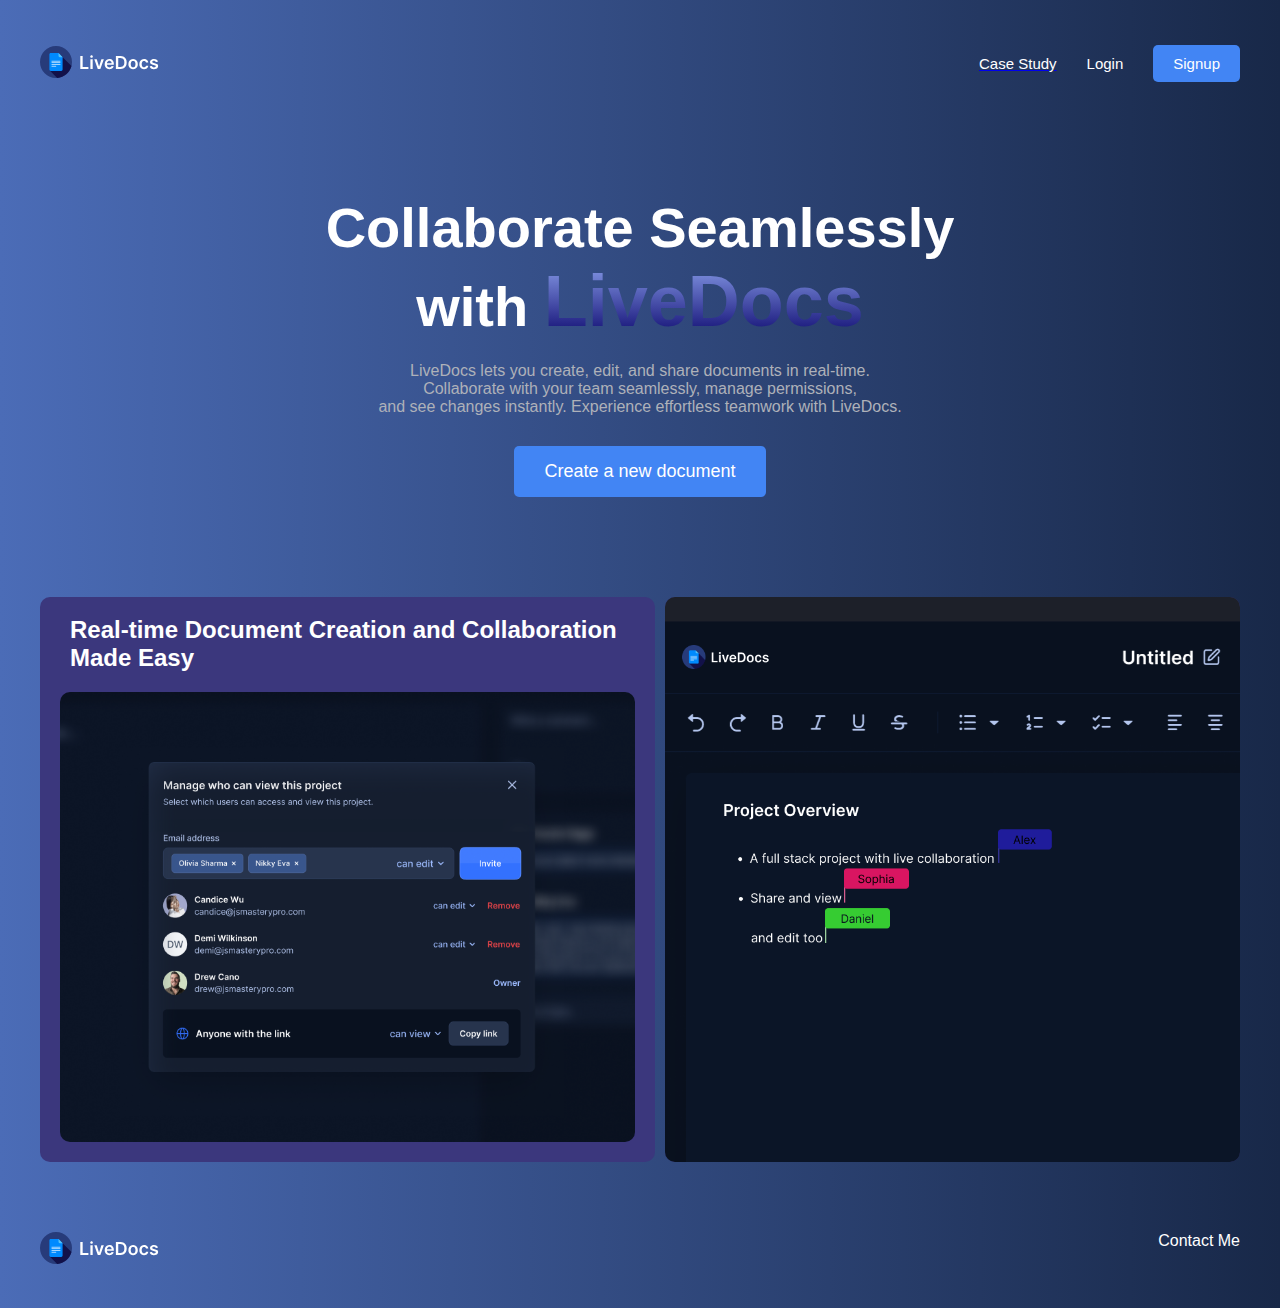
<file: index.html>
<!DOCTYPE html>
<html lang="en">
<head>
    <meta charset="UTF-8">
    <meta name="viewport" content="width=device-width, initial-scale=1.0">
    <title>LiveDocs - Collaborate Seamlessly</title>
    <link rel="stylesheet" href="style.css">
    <link rel="icon" href="/imgs/favicon.ico" type="image/x-icon">
</head>
<body>
    <div class="container">
        <header>
            <a href="/">
                <img src="/imgs/logo.svg" alt="LiveDocs Logo" class="logo">
            </a>
            <div class="auth-buttons">
                <a href="/casestudy/casestudy.html">
                    <p class="case-study">Case Study</p>
                </a> 
                <a href="https://fullstack-doc.vercel.app/sign-in">
                    <button class="login">Login</button>
                </a>
                <a href="https://fullstack-doc.vercel.app/sign-in">
                    <button class="signup">Signup</button>
                </a>
            </div>
        </header>
        <main>
            <section >
                <div class="hero">
                    <h1>Collaborate Seamlessly <br> with <span class="doc_text">LiveDocs</span></h1>
                    <p>LiveDocs lets you create, edit, and share documents in real-time. <br> Collaborate with your team seamlessly, manage permissions, <br>and see changes instantly. Experience effortless teamwork with LiveDocs.</p>
                    <a href="https://fullstack-doc.vercel.app/sign-in">
                        <button class="cta-button">Create a new document</button>
                    </a>
                </div>
            </section>
            <section class="features">
                <div class="feature">
                    <h2>Real-time Document Creation and Collaboration Made Easy</h2>
                    <div class="feature-image">
                        <img src="/imgs/img02.png" alt="Real-time Document Creation and Collaboration Made Easy">
                    </div>
                </div>
                <div class="feature feature_02">
                    <div class="feature-image_02">
                        <img src="/imgs/img01.png" alt="Real-time Document Creation and Collaboration Made Easy">
                    </div>
                </div>
            </section>
        </main>
        <footer>
            <a href="/">
                <img src="/imgs/logo.svg" alt="LiveDocs Logo" class="logo">
            </a>
            <a class="contact-btn" href="https://dinbandhu.netlify.app/#contact">
                Contact Me
            </a>
        </footer>
    </div>
</body>
</html>
</file>
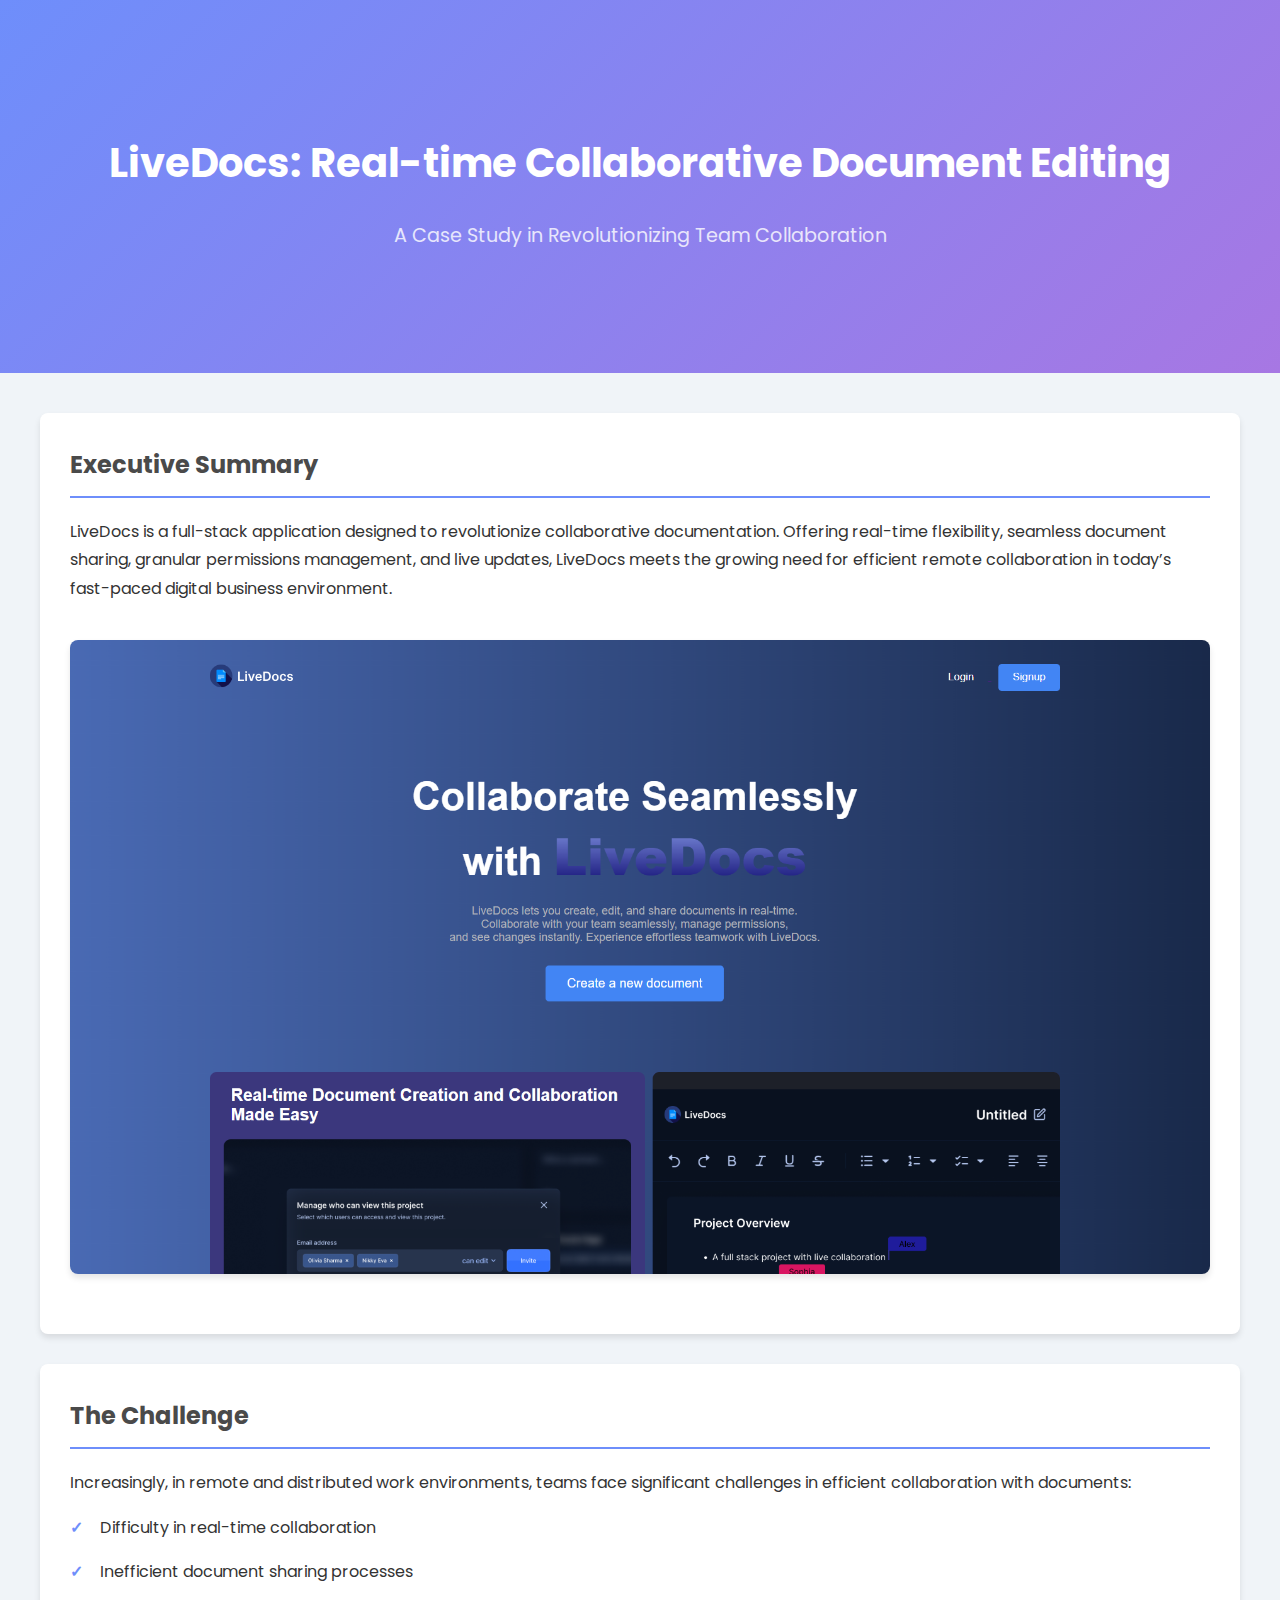
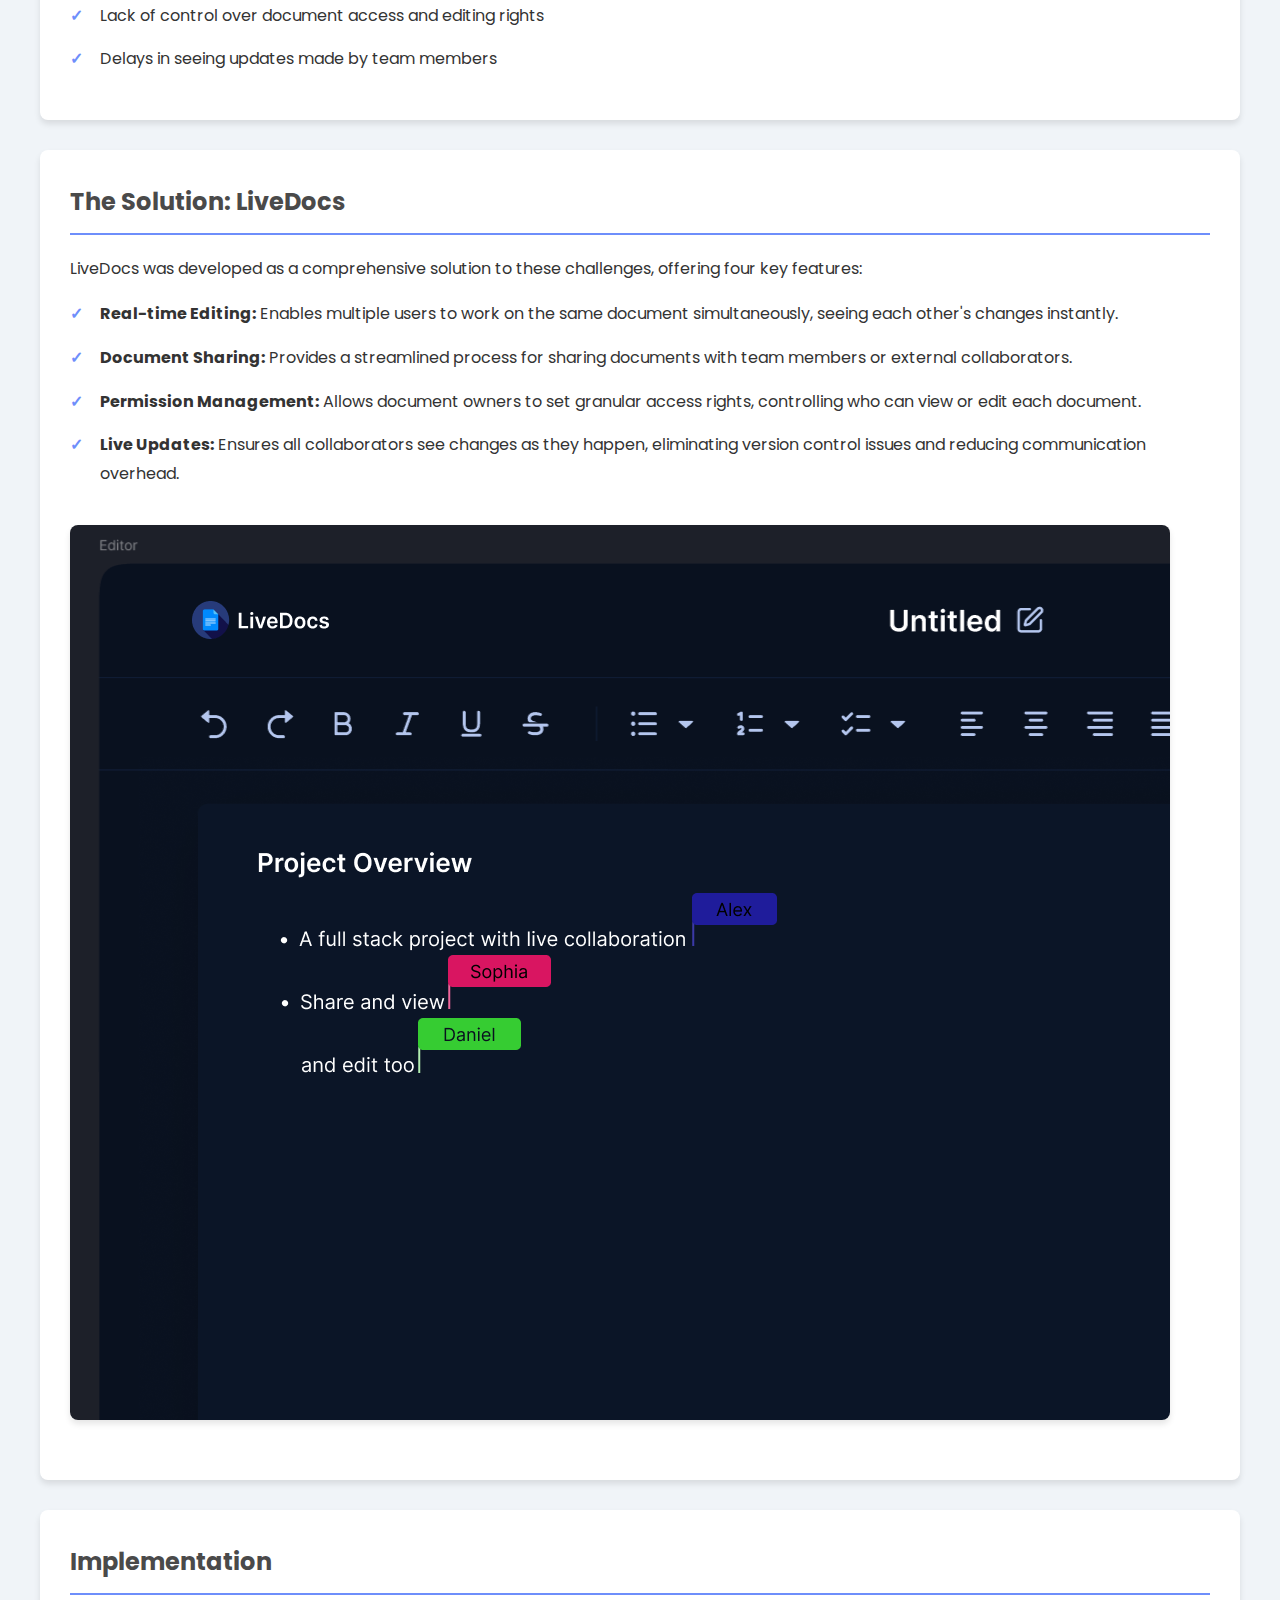
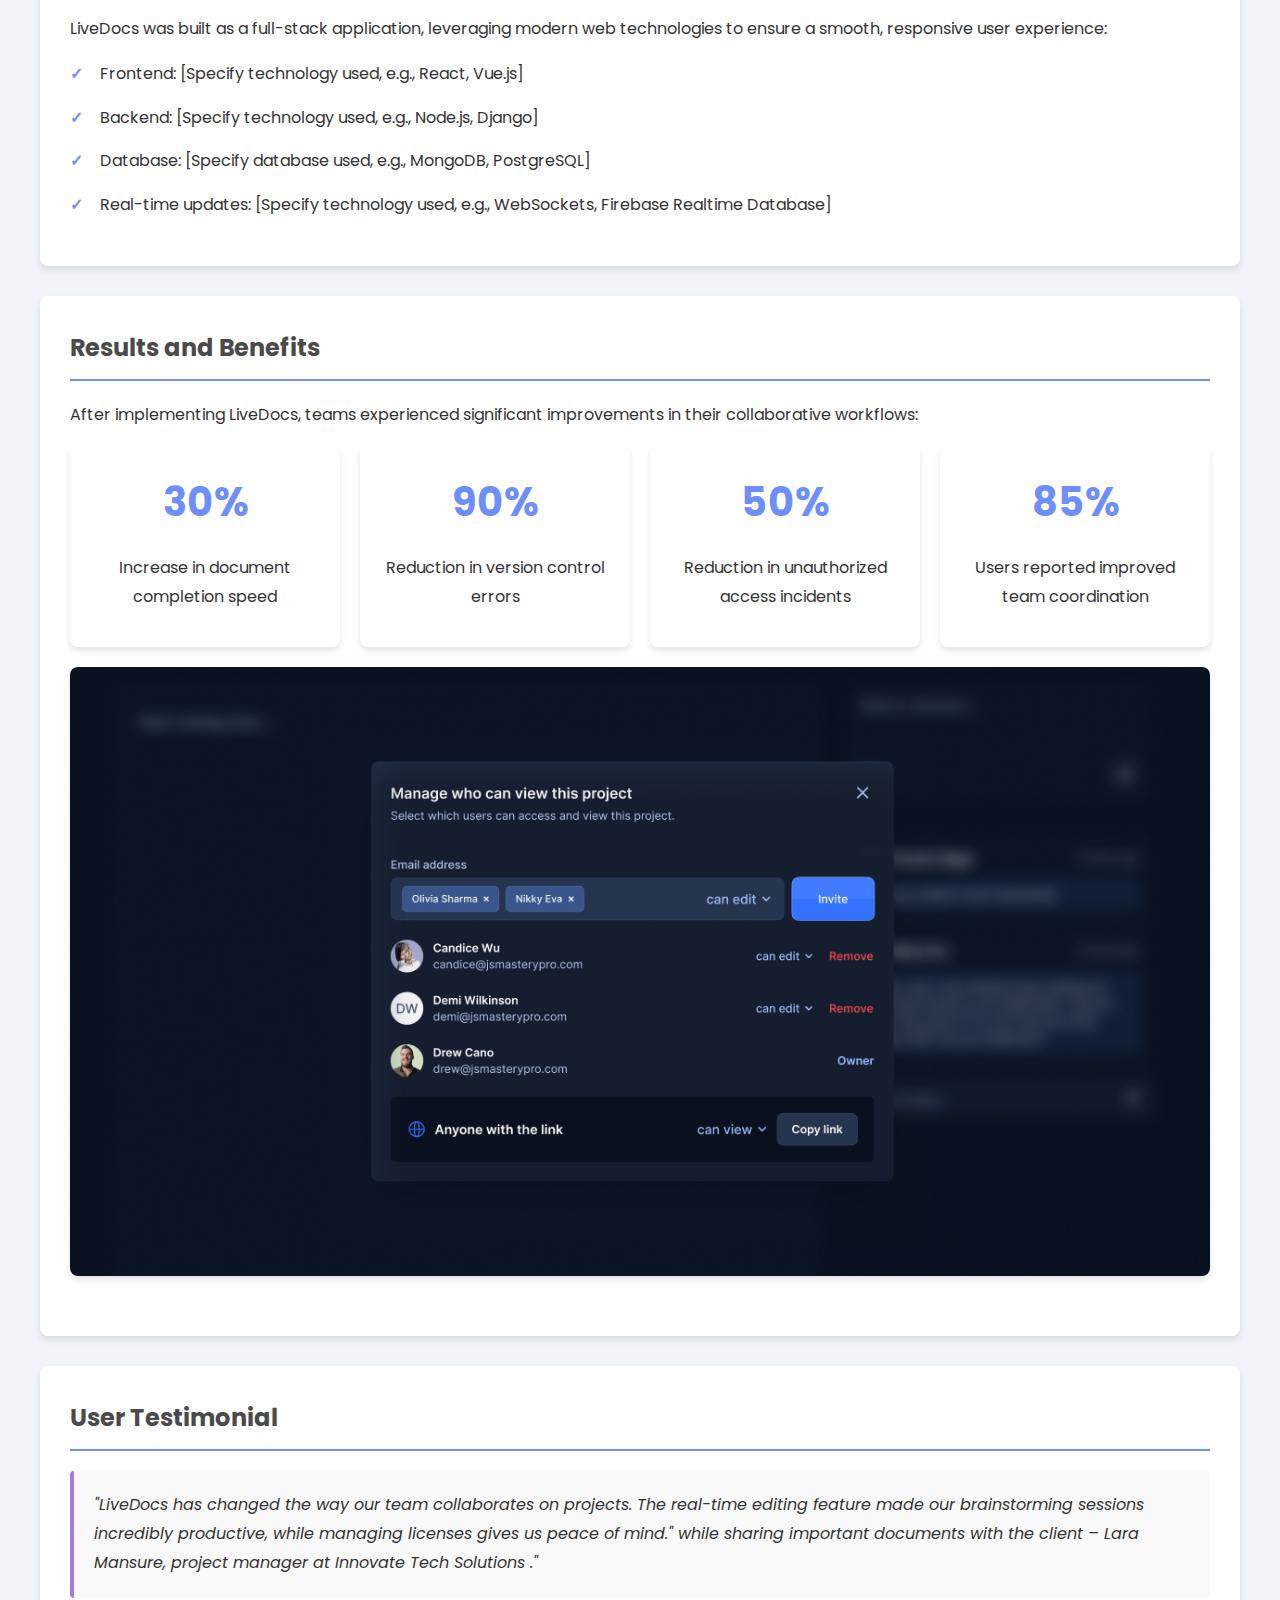
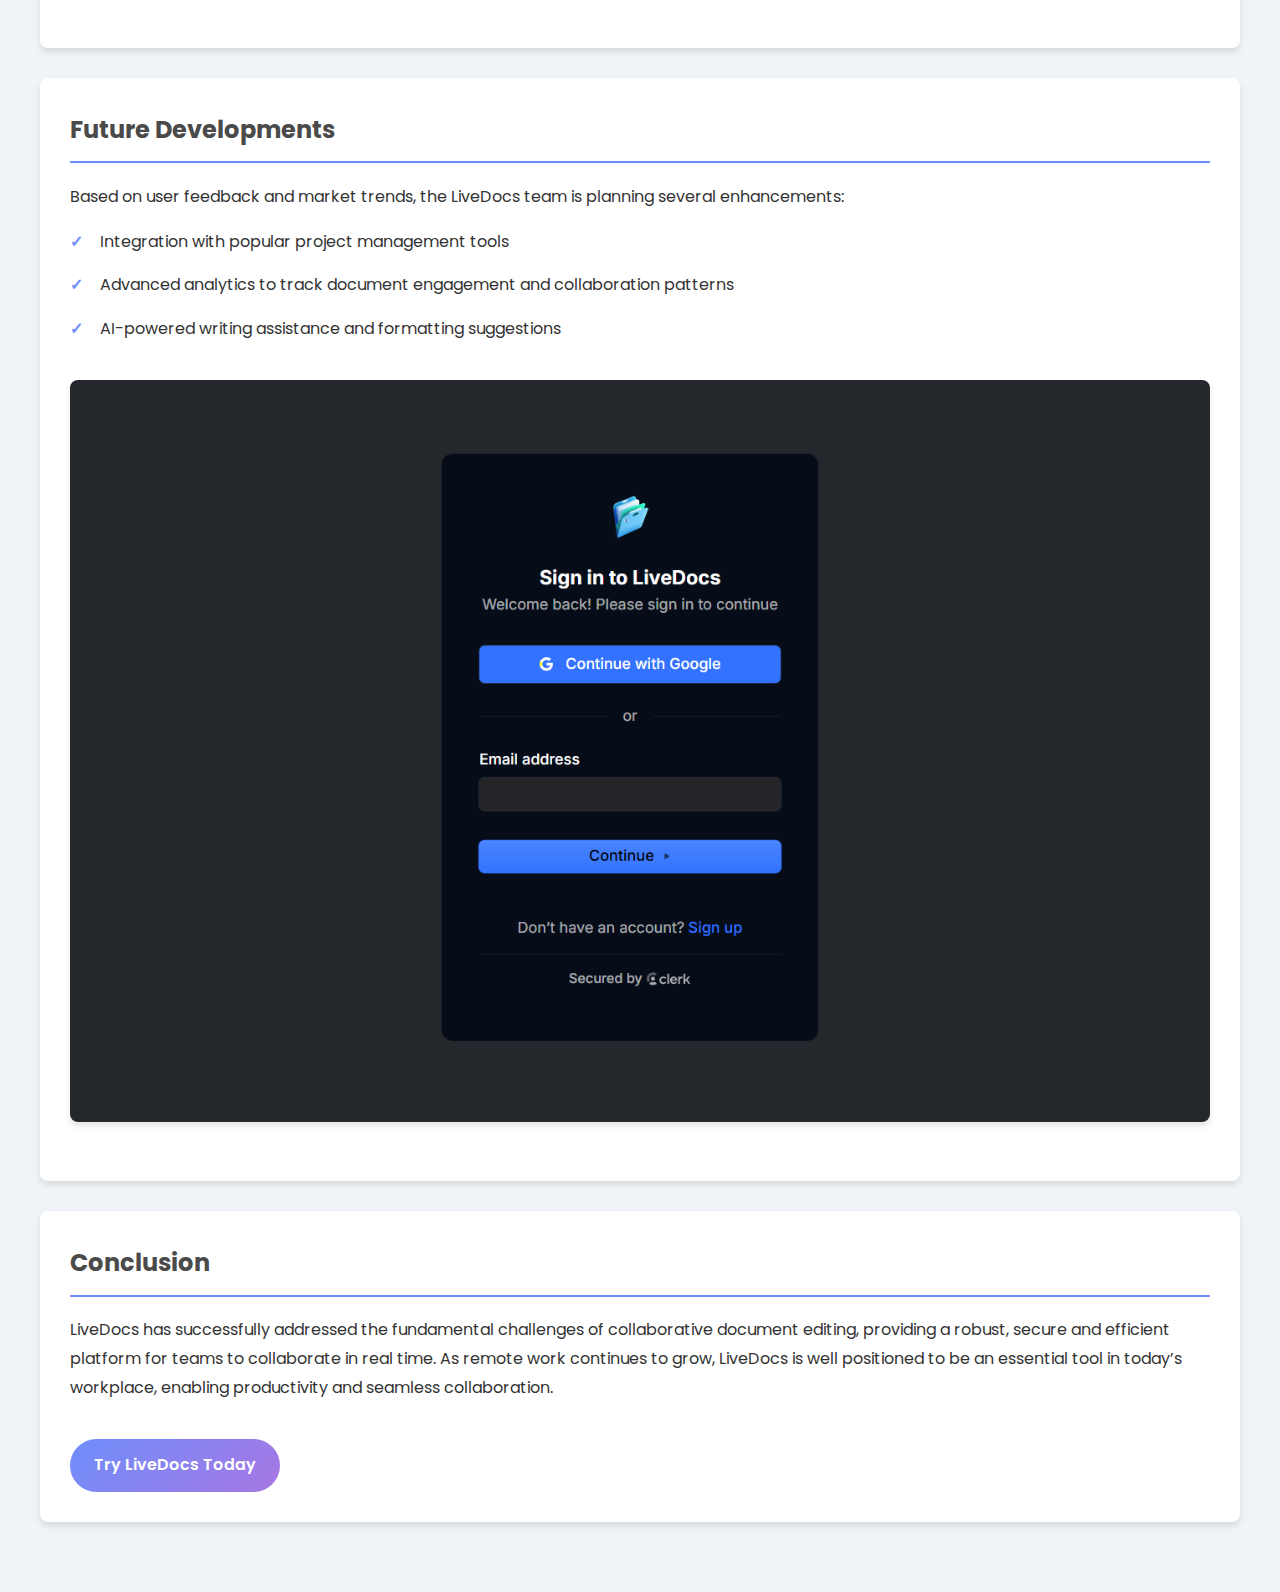
<file: casestudy.html>
<!DOCTYPE html>
<html lang="en">
<head>
    <meta charset="UTF-8">
    <meta name="viewport" content="width=device-width, initial-scale=1.0">
    <title>LiveDocs: Real-time Collaborative Document Editing - A Case Study</title>
    <link href="https://fonts.googleapis.com/css2?family=Poppins:wght@300;400;600;700&display=swap" rel="stylesheet">
    <link rel="stylesheet" href="/casestudystyle.css">
    <style>
        
    </style>
</head>
<body>
    <header>
        <div class="container">
            <h1>LiveDocs: Real-time Collaborative Document Editing</h1>
            <p class="subtitle">A Case Study in Revolutionizing Team Collaboration</p>
        </div>
    </header>

    <div class="container">
        <div class="card">
            <h2>Executive Summary</h2>
            <p>LiveDocs is a full-stack application designed to revolutionize collaborative documentation. Offering real-time flexibility, seamless document sharing, granular permissions management, and live updates, LiveDocs meets the growing need for efficient remote collaboration in today’s fast-paced digital business environment.</p>
            <img src="/imgs/output_img.png" alt="LiveDocs logo and app interface showcase">
        </div>

        <div class="card">
            <h2>The Challenge</h2>
            <p>Increasingly, in remote and distributed work environments, teams face significant challenges in efficient collaboration with documents:</p>
            <ul class="feature-list">
                <li>Difficulty in real-time collaboration</li>
                <li>Inefficient document sharing processes</li>
                <li>Lack of control over document access and editing rights</li>
                <li>Delays in seeing updates made by team members</li>
            </ul>
        </div>

        <div class="card">
            <h2>The Solution: LiveDocs</h2>
            <p>LiveDocs was developed as a comprehensive solution to these challenges, offering four key features:</p>
            <ol class="feature-list">
                <li><strong>Real-time Editing:</strong> Enables multiple users to work on the same document simultaneously, seeing each other's changes instantly.</li>
                <li><strong>Document Sharing:</strong> Provides a streamlined process for sharing documents with team members or external collaborators.</li>
                <li><strong>Permission Management:</strong> Allows document owners to set granular access rights, controlling who can view or edit each document.</li>
                <li><strong>Live Updates:</strong> Ensures all collaborators see changes as they happen, eliminating version control issues and reducing communication overhead.</li>
            </ol>
            <img src="/imgs/img01.png" alt="Visual representation of LiveDocs' four key features">
        </div>

        <div class="card">
            <h2>Implementation</h2>
            <p>LiveDocs was built as a full-stack application, leveraging modern web technologies to ensure a smooth, responsive user experience:</p>
            <ul class="feature-list">
                <li>Frontend: [Specify technology used, e.g., React, Vue.js]</li>
                <li>Backend: [Specify technology used, e.g., Node.js, Django]</li>
                <li>Database: [Specify database used, e.g., MongoDB, PostgreSQL]</li>
                <li>Real-time updates: [Specify technology used, e.g., WebSockets, Firebase Realtime Database]</li>
            </ul>
        </div>

        <div class="card">
            <h2>Results and Benefits</h2>
            <p>After implementing LiveDocs, teams experienced significant improvements in their collaborative workflows:</p>
            <div class="grid">
                <div class="stat-card">
                    <div class="number">30%</div>
                    <p>Increase in document completion speed</p>
                </div>
                <div class="stat-card">
                    <div class="number">90%</div>
                    <p>Reduction in version control errors</p>
                </div>
                <div class="stat-card">
                    <div class="number">50%</div>
                    <p>Reduction in unauthorized access incidents</p>
                </div>
                <div class="stat-card">
                    <div class="number">85%</div>
                    <p>Users reported improved team coordination</p>
                </div>
            </div>
            <img src="/imgs/img02.png" alt="Graph showing productivity and accuracy improvements after LiveDocs implementation">
        </div>

        <div class="card">
            <h2>User Testimonial</h2>
            <blockquote>
                "LiveDocs has changed the way our team collaborates on projects. The real-time editing feature made our brainstorming sessions incredibly productive, while managing licenses gives us peace of mind." while sharing important documents with the client – Lara Mansure, project manager at Innovate Tech Solutions ."
            </blockquote>
        </div>

        <div class="card">
            <h2>Future Developments</h2>
            <p>Based on user feedback and market trends, the LiveDocs team is planning several enhancements:</p>
            <ul class="feature-list">
                <li>Integration with popular project management tools</li>
                <li>Advanced analytics to track document engagement and collaboration patterns</li>
                <li>AI-powered writing assistance and formatting suggestions</li>
            </ul>
            <img src="/imgs/img03.png" alt="Mockup of future LiveDocs features and integrations">
        </div>

        <div class="card">
            <h2>Conclusion</h2>
            <p>LiveDocs has successfully addressed the fundamental challenges of collaborative document editing, providing a robust, secure and efficient platform for teams to collaborate in real time. As remote work continues to grow, LiveDocs is well positioned to be an essential tool in today’s workplace, enabling productivity and seamless collaboration.</p>
            <a href="https://fullstack-doc.vercel.app/sign-in" class="cta-button">Try LiveDocs Today</a>
        </div>
    </div>
</body>
</html>
</file>
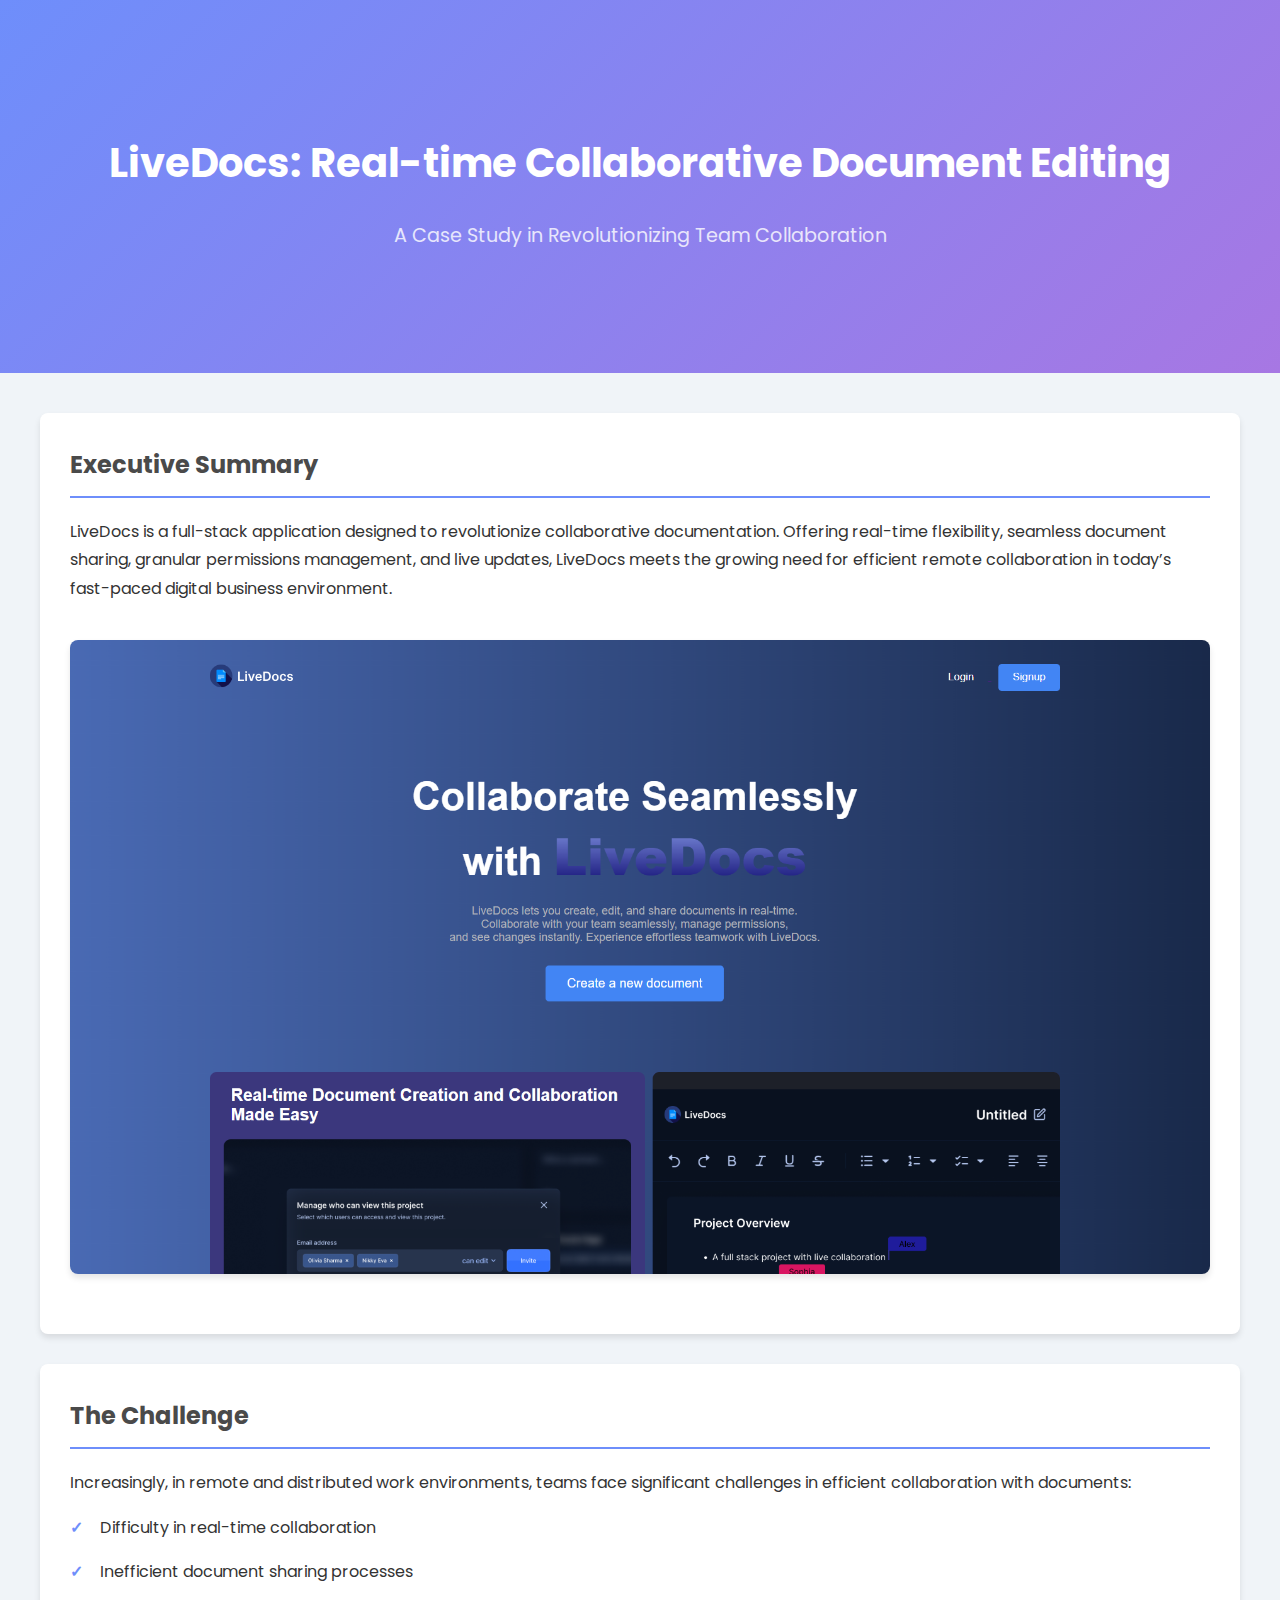
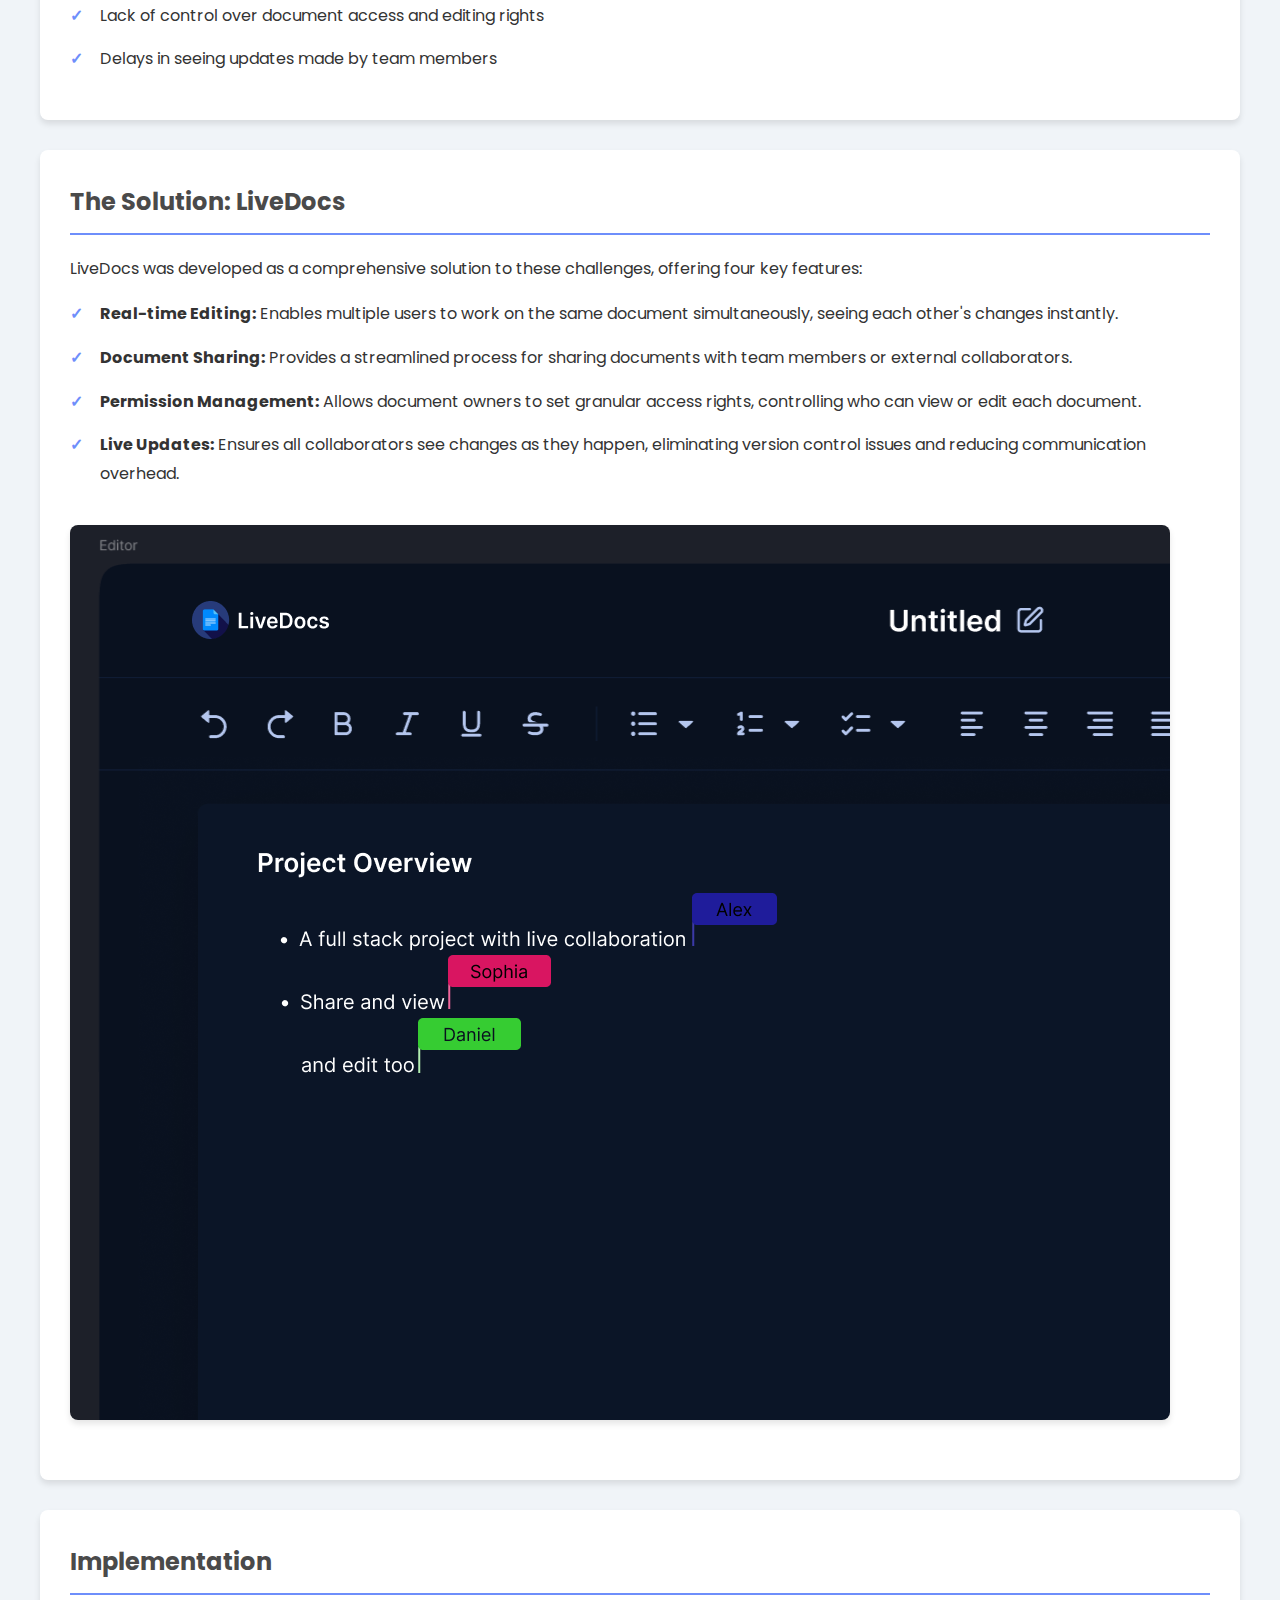
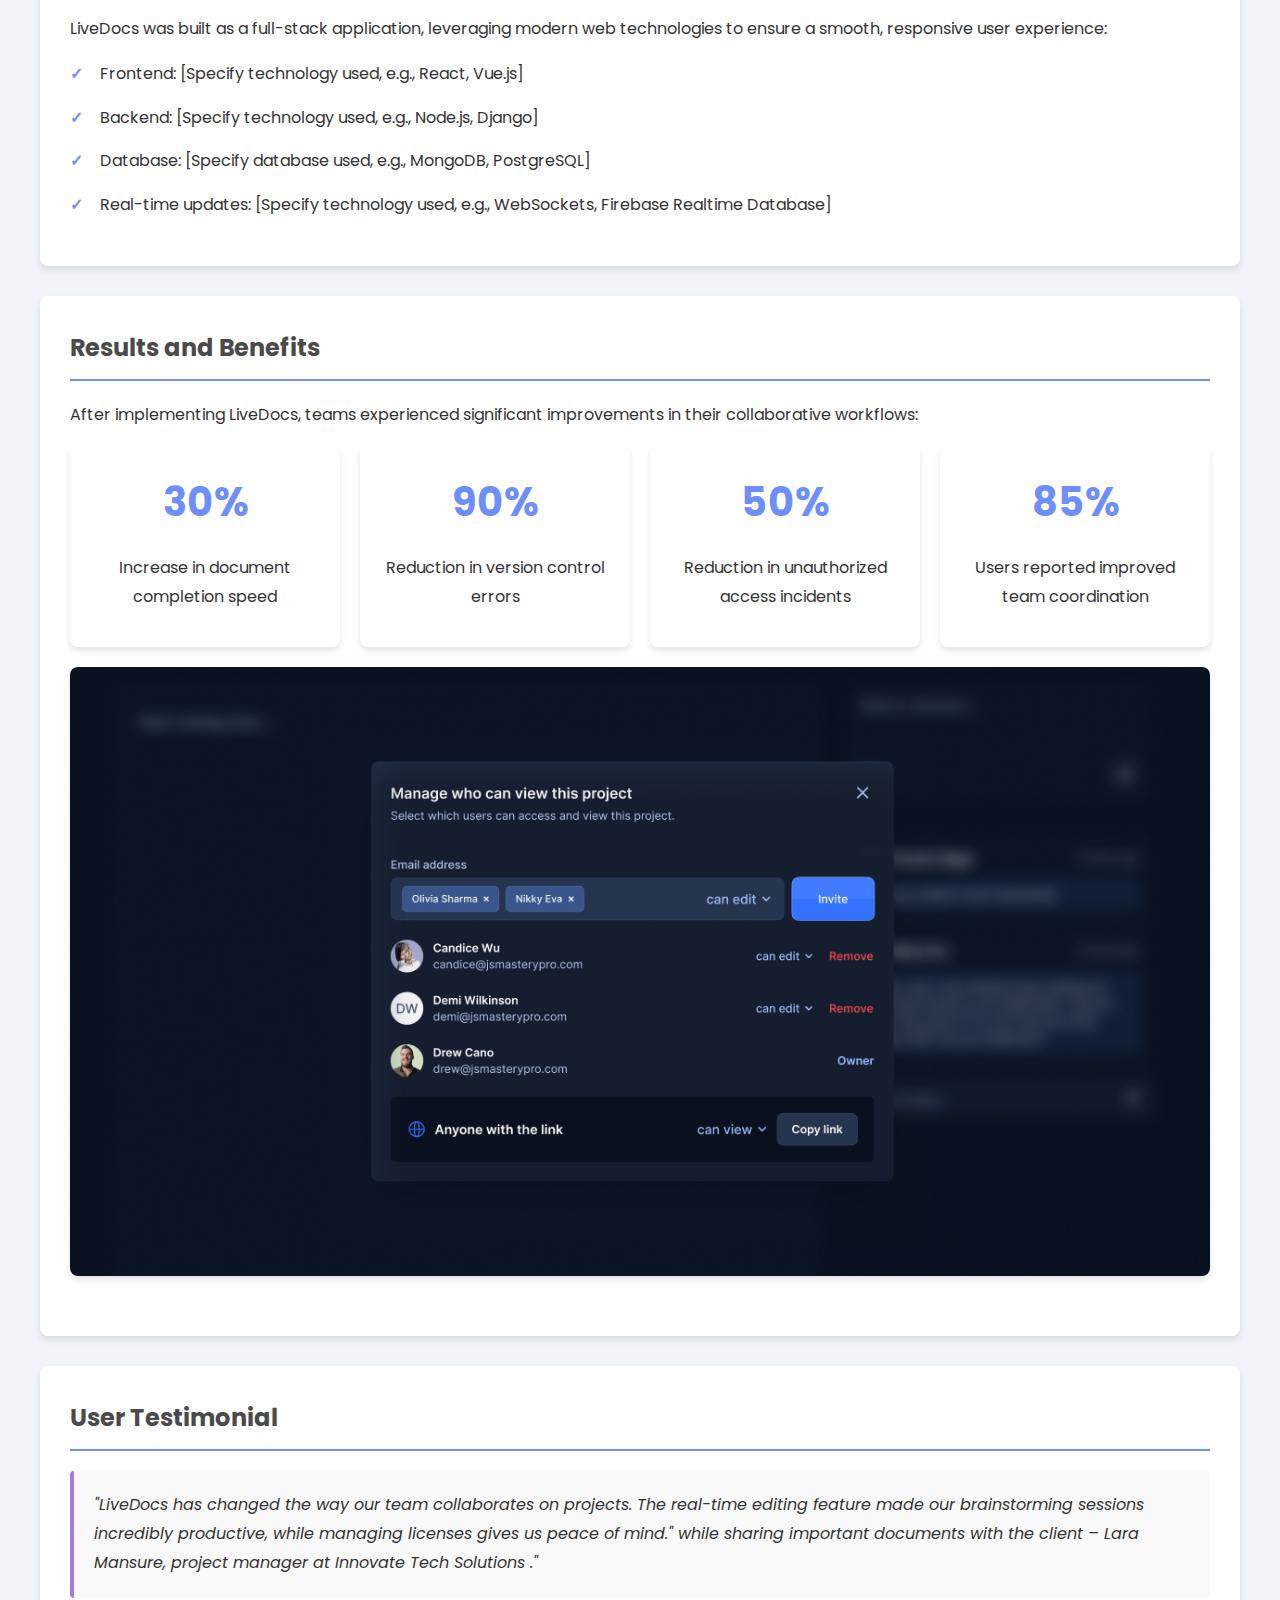
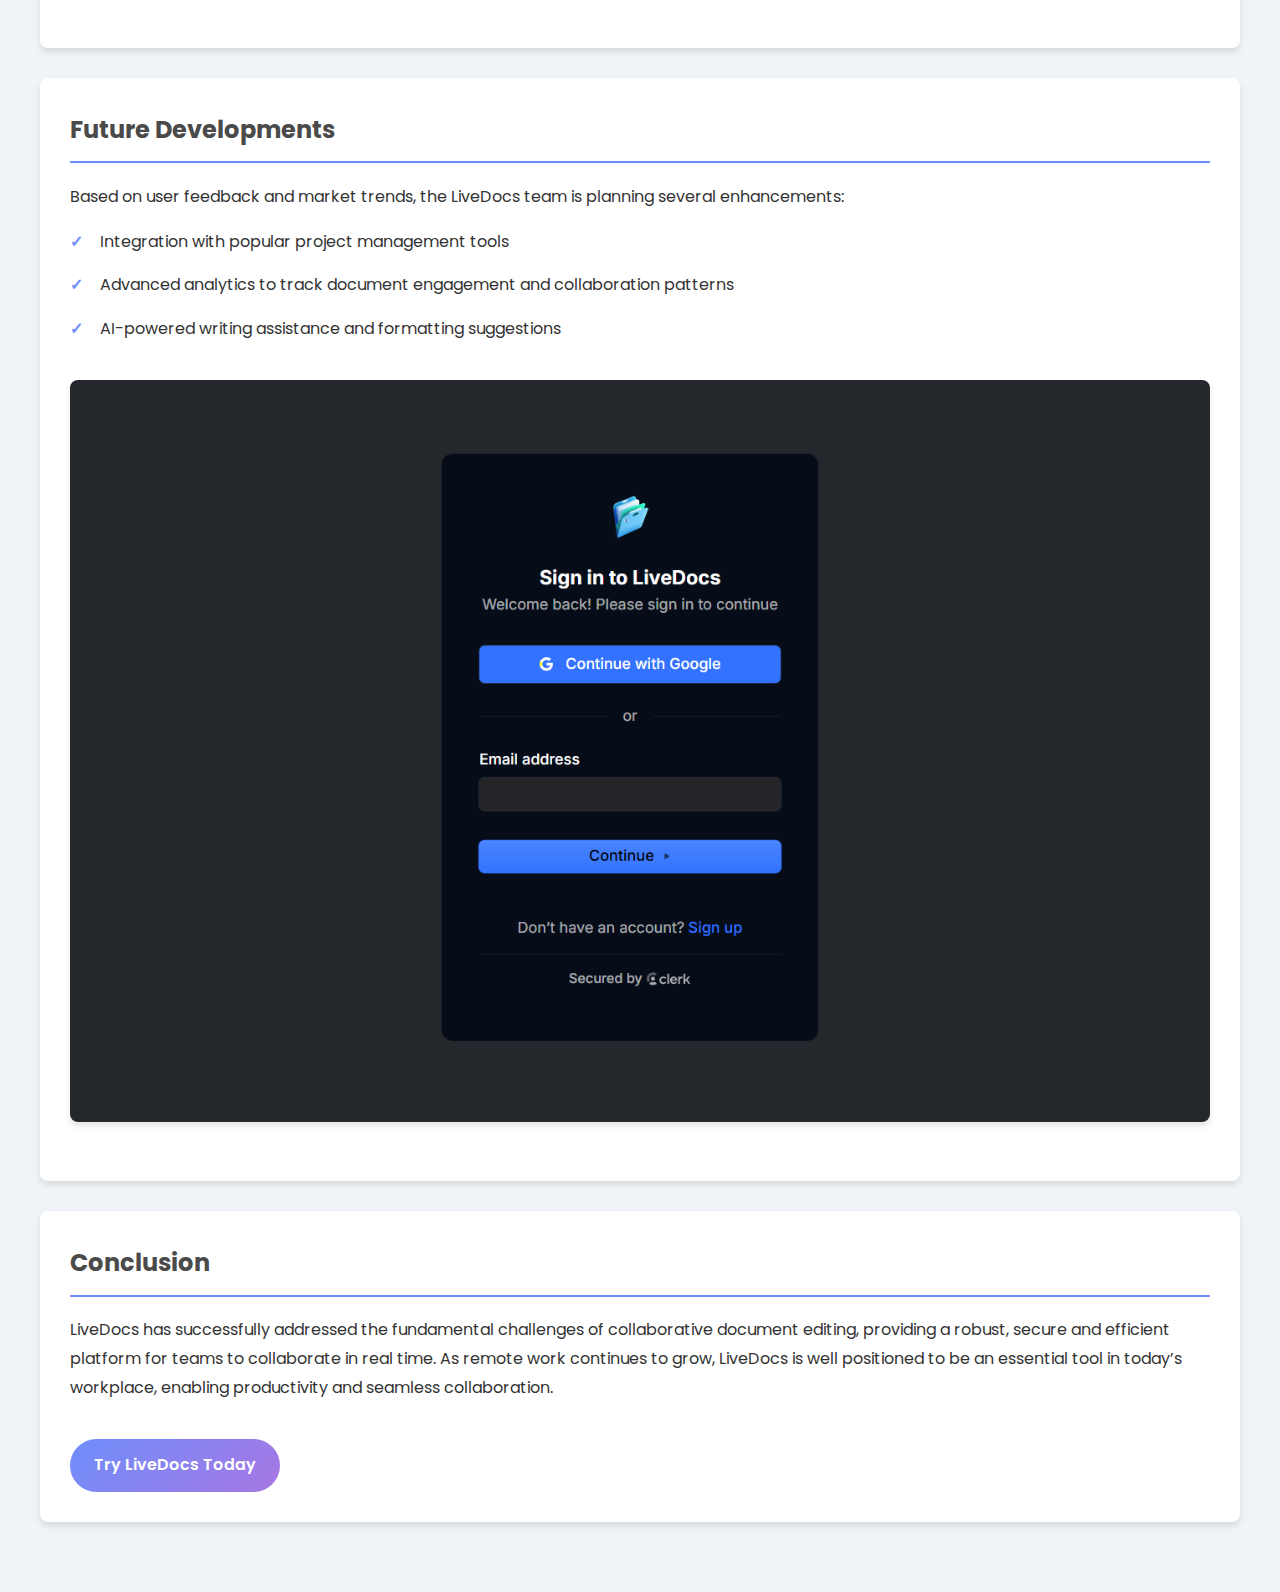
<file: casestudy/casestudy.html>
<!DOCTYPE html>
<html lang="en">
<head>
    <meta charset="UTF-8">
    <meta name="viewport" content="width=device-width, initial-scale=1.0">
    <title>LiveDocs: Real-time Collaborative Document Editing - A Case Study</title>
    <link href="https://fonts.googleapis.com/css2?family=Poppins:wght@300;400;600;700&display=swap" rel="stylesheet">
    <link rel="stylesheet" href="/casestudy/casestudystyle.css">
    <link rel="icon" href="/imgs/favicon.ico" type="image/x-icon">

    <style>
        
    </style>
</head>
<body>
    <header>
        <div class="container">
            <h1>LiveDocs: Real-time Collaborative Document Editing</h1>
            <p class="subtitle">A Case Study in Revolutionizing Team Collaboration</p>
        </div>
    </header>

    <div class="container">
        <div class="card">
            <h2>Executive Summary</h2>
            <p>LiveDocs is a full-stack application designed to revolutionize collaborative documentation. Offering real-time flexibility, seamless document sharing, granular permissions management, and live updates, LiveDocs meets the growing need for efficient remote collaboration in today’s fast-paced digital business environment.</p>
            <img src="/imgs/output_img.png" alt="LiveDocs logo and app interface showcase">
        </div>

        <div class="card">
            <h2>The Challenge</h2>
            <p>Increasingly, in remote and distributed work environments, teams face significant challenges in efficient collaboration with documents:</p>
            <ul class="feature-list">
                <li>Difficulty in real-time collaboration</li>
                <li>Inefficient document sharing processes</li>
                <li>Lack of control over document access and editing rights</li>
                <li>Delays in seeing updates made by team members</li>
            </ul>
        </div>

        <div class="card">
            <h2>The Solution: LiveDocs</h2>
            <p>LiveDocs was developed as a comprehensive solution to these challenges, offering four key features:</p>
            <ol class="feature-list">
                <li><strong>Real-time Editing:</strong> Enables multiple users to work on the same document simultaneously, seeing each other's changes instantly.</li>
                <li><strong>Document Sharing:</strong> Provides a streamlined process for sharing documents with team members or external collaborators.</li>
                <li><strong>Permission Management:</strong> Allows document owners to set granular access rights, controlling who can view or edit each document.</li>
                <li><strong>Live Updates:</strong> Ensures all collaborators see changes as they happen, eliminating version control issues and reducing communication overhead.</li>
            </ol>
            <img src="/imgs/img01.png" alt="Visual representation of LiveDocs' four key features">
        </div>

        <div class="card">
            <h2>Implementation</h2>
            <p>LiveDocs was built as a full-stack application, leveraging modern web technologies to ensure a smooth, responsive user experience:</p>
            <ul class="feature-list">
                <li>Frontend: [Specify technology used, e.g., React, Vue.js]</li>
                <li>Backend: [Specify technology used, e.g., Node.js, Django]</li>
                <li>Database: [Specify database used, e.g., MongoDB, PostgreSQL]</li>
                <li>Real-time updates: [Specify technology used, e.g., WebSockets, Firebase Realtime Database]</li>
            </ul>
        </div>

        <div class="card">
            <h2>Results and Benefits</h2>
            <p>After implementing LiveDocs, teams experienced significant improvements in their collaborative workflows:</p>
            <div class="grid">
                <div class="stat-card">
                    <div class="number">30%</div>
                    <p>Increase in document completion speed</p>
                </div>
                <div class="stat-card">
                    <div class="number">90%</div>
                    <p>Reduction in version control errors</p>
                </div>
                <div class="stat-card">
                    <div class="number">50%</div>
                    <p>Reduction in unauthorized access incidents</p>
                </div>
                <div class="stat-card">
                    <div class="number">85%</div>
                    <p>Users reported improved team coordination</p>
                </div>
            </div>
            <img src="/imgs/img02.png" alt="Graph showing productivity and accuracy improvements after LiveDocs implementation">
        </div>

        <div class="card">
            <h2>User Testimonial</h2>
            <blockquote>
                "LiveDocs has changed the way our team collaborates on projects. The real-time editing feature made our brainstorming sessions incredibly productive, while managing licenses gives us peace of mind." while sharing important documents with the client – Lara Mansure, project manager at Innovate Tech Solutions ."
            </blockquote>
        </div>

        <div class="card">
            <h2>Future Developments</h2>
            <p>Based on user feedback and market trends, the LiveDocs team is planning several enhancements:</p>
            <ul class="feature-list">
                <li>Integration with popular project management tools</li>
                <li>Advanced analytics to track document engagement and collaboration patterns</li>
                <li>AI-powered writing assistance and formatting suggestions</li>
            </ul>
            <img src="/imgs/img03.png" alt="Mockup of future LiveDocs features and integrations">
        </div>

        <div class="card">
            <h2>Conclusion</h2>
            <p>LiveDocs has successfully addressed the fundamental challenges of collaborative document editing, providing a robust, secure and efficient platform for teams to collaborate in real time. As remote work continues to grow, LiveDocs is well positioned to be an essential tool in today’s workplace, enabling productivity and seamless collaboration.</p>
            <a href="https://fullstack-doc.vercel.app/sign-in" class="cta-button">Try LiveDocs Today</a>
        </div>
    </div>
</body>
</html>
</file>
<file: style.css>
body, html {
    margin: 0;
    padding: 0;
    font-family: Arial, sans-serif;
    /* background-color: #1e1e1e; */
    background: linear-gradient(90deg, #4b6cb7 0%, #182848 100%);
    color: #ffffff;
}
.container {
    max-width: 1200px;
    margin: 0 auto;
    padding: 20px;
}
header {
    display: flex;
    justify-content: space-between;
    align-items: center;
    padding: 20px 0;
}
.logo {
    font-size: 24px;
    font-weight: bold;
}
.case-study {
    background-color: transparent;
    color: #ffffff;
    font-size: 15px;
    font-weight: 500;
    transition: all 0.1s ease-in-out;
}
.case-study:hover {
    color: #aeb1b9;
}
.auth-buttons {
    display: flex;
    justify-content: space-between;
    align-items: center;
}
.auth-buttons button {
    padding: 10px 20px;
    margin-left: 10px;
    border: none;
    border-radius: 5px;
    cursor: pointer;
}
.login {
    background-color: transparent;
    color: #ffffff;
    border: 1px solid #ffffff;
    font-size: 15px;
    font-weight: 500;
    transition: all 0.3s ease-in-out;
}
.login:hover {
    color: #aeb1b9;
}
.signup {
    background-color: #4285f4;
    color: #ffffff;
    font-size: 15px;
    font-weight: 500;
    transition: all 0.3s ease-in-out;
}
.signup:hover {
    background-color: #1769ed;
}
.hero {
    text-align: center;
    padding: 50px 0;
}
.doc_text {
    font-weight: 900;
    font-size: 72px;
    background: -webkit-linear-gradient(#8a9feb, #0a056c);
    -webkit-background-clip: text;
    -webkit-text-fill-color: transparent;
}
h1 {
    font-size: 56px;
    margin-bottom: 20px;
}
.hero p {
    font-size: 16px;
    margin-bottom: 30px;
    color: #aeb1b9;
}
.cta-button {
    background-color: #4285f4;
    color: #ffffff;
    padding: 15px 30px;
    border: none;
    border-radius: 5px;
    font-size: 18px;
    cursor: pointer;
    transition: all 0.3s ease-in-out;
}
.cta-button:hover {
    background-color: #1769ed;
}
.features {
    display: flex;
    gap: 10px;
    justify-content: space-between;
    margin-top: 50px;
}
.feature {
    flex-basis: 48%;
    background-color: #3b377d;
    padding: 0 20px 0 20px;
    border-radius: 10px;
}
.feature_02 {
    padding: 0;
    border-radius: 10px;
}
.feature h2 {
    font-size: 24px;
    margin-bottom: 20px;
    padding-left: 10px;
}
.feature-image {
    /* background-color: #3a3a3a; */
    height: 450px;
    margin-bottom: 20px;
    border-radius: 5px;
}
.feature-image_02 {
    /* background-color: #3a3a3a; */
    height: 100%;
    width: 100%;
    border-radius: 10px;
}
.feature-image img {
    width: 100%;
    height: 100%;
    object-fit: cover;
    border-radius: 10px;
}
.feature-image_02 img {
    width: 100%;
    height: 100%;
    object-fit: cover;
    border-radius: 10px;
}
footer {
    display: flex;
    justify-content: space-between;
    text-align: center;
    padding: 20px 0;
    margin-top: 50px;
}
footer a {
    color: #ffffff;
    text-decoration: none;
}
.contact-btn {
    color: #ffffff;
    cursor: pointer;
    transition: all 0.3s ease-in-out;
}
.contact-btn:hover {
    color: #aeb1b9;
}
@media (max-width: 768px) {
    .features {
        flex-direction: column;
    }
    .feature {
        margin-bottom: 20px;
    }
    .feature-image {
        height: 100%;
        width: 100%;
    }
}
</file>
<file: casestudystyle.css>
body, html {
    font-family: 'Poppins', sans-serif;
    line-height: 1.8;
    color: #333;
    margin: 0;
    padding: 0;
    background-color: #f0f4f8;
}
.container {
    max-width: 1200px;
    margin: 0 auto;
    padding: 40px 20px;
}
header {
    background: linear-gradient(135deg, #6e8efb, #a777e3);
    color: white;
    padding: 60px 0;
    text-align: center;
}
h1 {
    font-size: 2.5em;
    margin-bottom: 20px;
}
.subtitle {
    font-size: 1.2em;
    opacity: 0.8;
}
.card {
    background: white;
    border-radius: 8px;
    box-shadow: 0 4px 6px rgba(0, 0, 0, 0.1);
    padding: 30px;
    margin-bottom: 30px;
}
h2 {
    color: #4a4a4a;
    border-bottom: 2px solid #6e8efb;
    padding-bottom: 10px;
    margin-top: 0;
}
img {
    max-width: 100%;
    height: auto;
    border-radius: 8px;
    margin: 20px 0;
    box-shadow: 0 4px 6px rgba(0, 0, 0, 0.1);
}
.feature-list {
    list-style-type: none;
    padding: 0;
}
.feature-list li {
    margin-bottom: 15px;
    padding-left: 30px;
    position: relative;
}
.feature-list li:before {
    content: '✓';
    position: absolute;
    left: 0;
    color: #6e8efb;
    font-weight: bold;
}
blockquote {
    font-style: italic;
    border-left: 4px solid #a777e3;
    padding: 20px;
    background-color: #f9f9f9;
    margin: 20px 0;
    border-radius: 4px;
}
.highlight {
    background-color: #6e8efb;
    color: white;
    padding: 3px 6px;
    border-radius: 3px;
    font-weight: 600;
}
.grid {
    display: grid;
    grid-template-columns: repeat(auto-fit, minmax(250px, 1fr));
    gap: 20px;
}
.stat-card {
    background: white;
    padding: 20px;
    border-radius: 8px;
    text-align: center;
    box-shadow: 0 4px 6px rgba(0, 0, 0, 0.1);
}
.stat-card .number {
    font-size: 2.5em;
    font-weight: 700;
    color: #6e8efb;
}
.cta-button {
    display: inline-block;
    background: linear-gradient(135deg, #6e8efb, #a777e3);
    color: white;
    padding: 12px 24px;
    border-radius: 30px;
    text-decoration: none;
    font-weight: 600;
    margin-top: 20px;
    transition: transform 0.3s ease;
}
.cta-button:hover {
    transform: translateY(-3px);
}
</file>
<file: casestudy/casestudystyle.css>
body, html {
    font-family: 'Poppins', sans-serif;
    line-height: 1.8;
    color: #333;
    margin: 0;
    padding: 0;
    background-color: #f0f4f8;
}
.container {
    max-width: 1200px;
    margin: 0 auto;
    padding: 40px 20px;
}
header {
    background: linear-gradient(135deg, #6e8efb, #a777e3);
    color: white;
    padding: 60px 0;
    text-align: center;
}
h1 {
    font-size: 2.5em;
    margin-bottom: 20px;
}
.subtitle {
    font-size: 1.2em;
    opacity: 0.8;
}
.card {
    background: white;
    border-radius: 8px;
    box-shadow: 0 4px 6px rgba(0, 0, 0, 0.1);
    padding: 30px;
    margin-bottom: 30px;
}
h2 {
    color: #4a4a4a;
    border-bottom: 2px solid #6e8efb;
    padding-bottom: 10px;
    margin-top: 0;
}
img {
    max-width: 100%;
    height: auto;
    border-radius: 8px;
    margin: 20px 0;
    box-shadow: 0 4px 6px rgba(0, 0, 0, 0.1);
}
.feature-list {
    list-style-type: none;
    padding: 0;
}
.feature-list li {
    margin-bottom: 15px;
    padding-left: 30px;
    position: relative;
}
.feature-list li:before {
    content: '✓';
    position: absolute;
    left: 0;
    color: #6e8efb;
    font-weight: bold;
}
blockquote {
    font-style: italic;
    border-left: 4px solid #a777e3;
    padding: 20px;
    background-color: #f9f9f9;
    margin: 20px 0;
    border-radius: 4px;
}
.highlight {
    background-color: #6e8efb;
    color: white;
    padding: 3px 6px;
    border-radius: 3px;
    font-weight: 600;
}
.grid {
    display: grid;
    grid-template-columns: repeat(auto-fit, minmax(250px, 1fr));
    gap: 20px;
}
.stat-card {
    background: white;
    padding: 20px;
    border-radius: 8px;
    text-align: center;
    box-shadow: 0 4px 6px rgba(0, 0, 0, 0.1);
}
.stat-card .number {
    font-size: 2.5em;
    font-weight: 700;
    color: #6e8efb;
}
.cta-button {
    display: inline-block;
    background: linear-gradient(135deg, #6e8efb, #a777e3);
    color: white;
    padding: 12px 24px;
    border-radius: 30px;
    text-decoration: none;
    font-weight: 600;
    margin-top: 20px;
    transition: transform 0.3s ease;
}
.cta-button:hover {
    transform: translateY(-3px);
}
</file>
